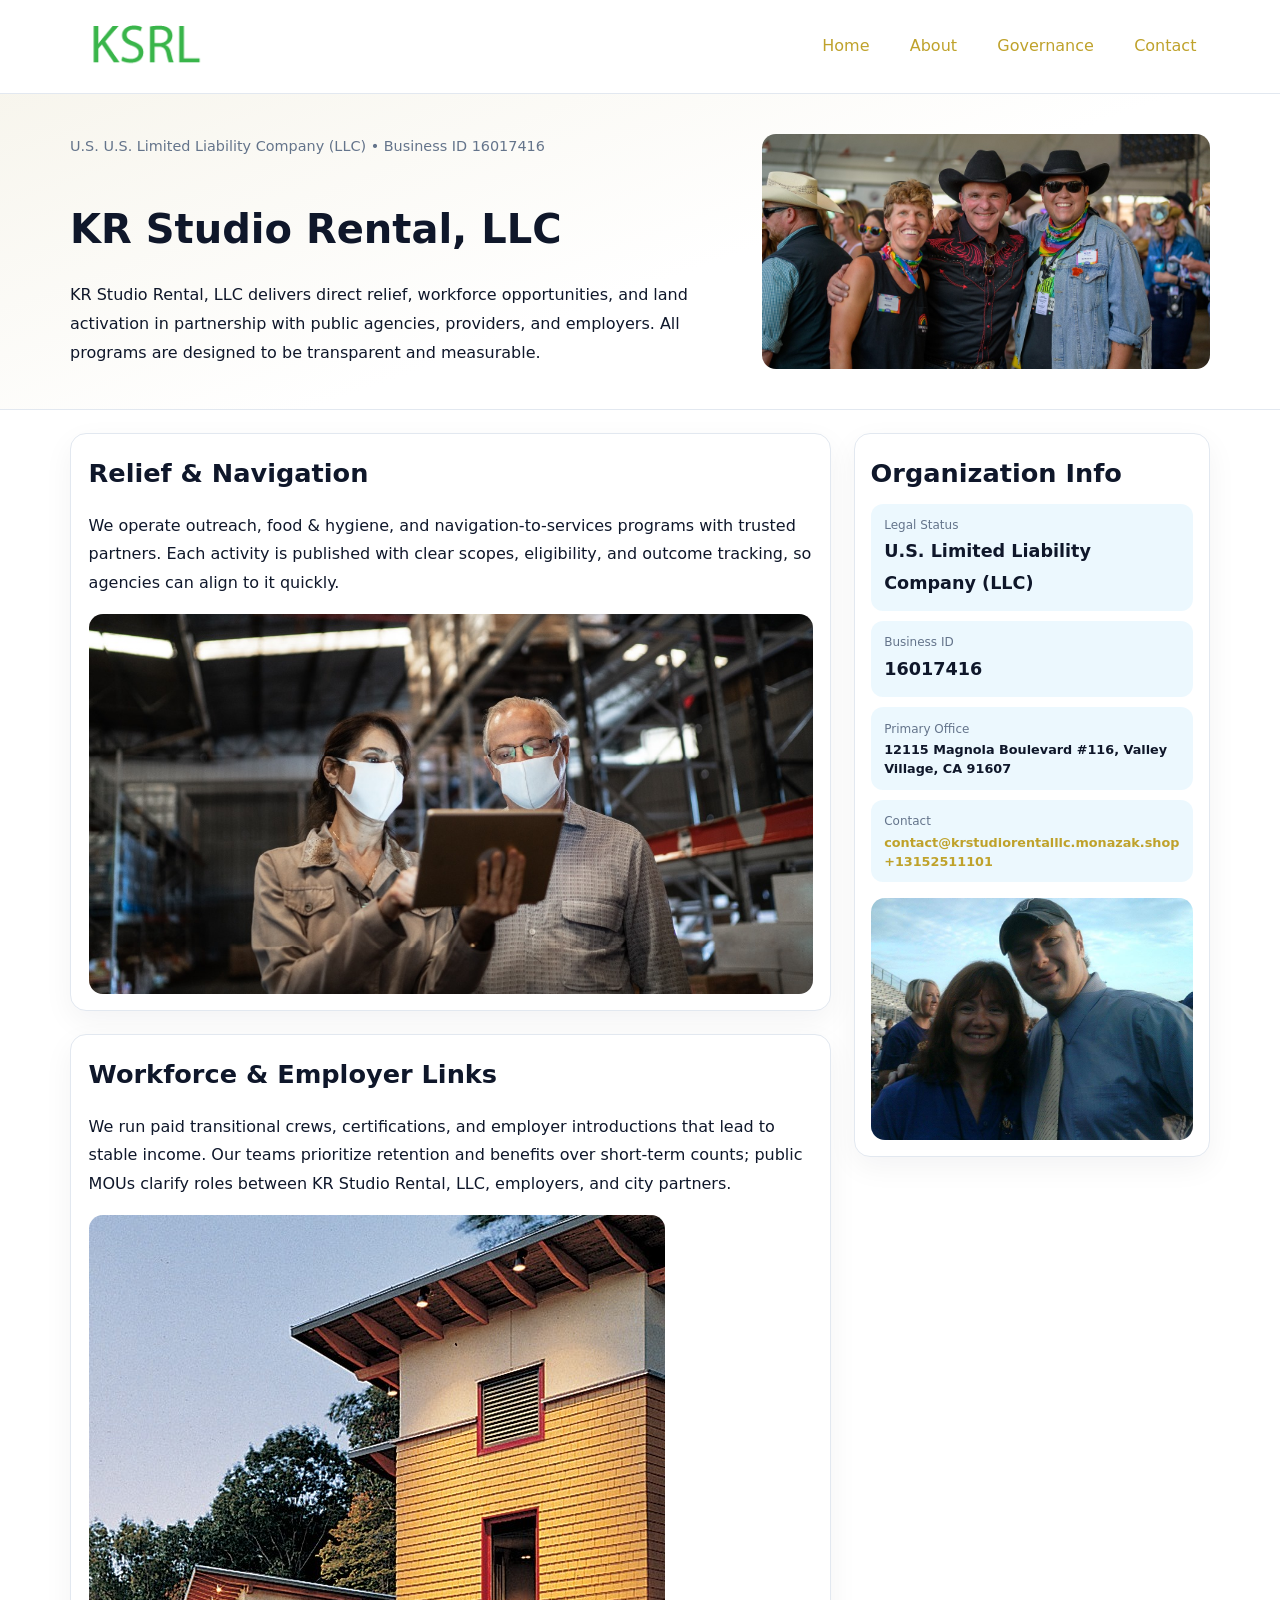
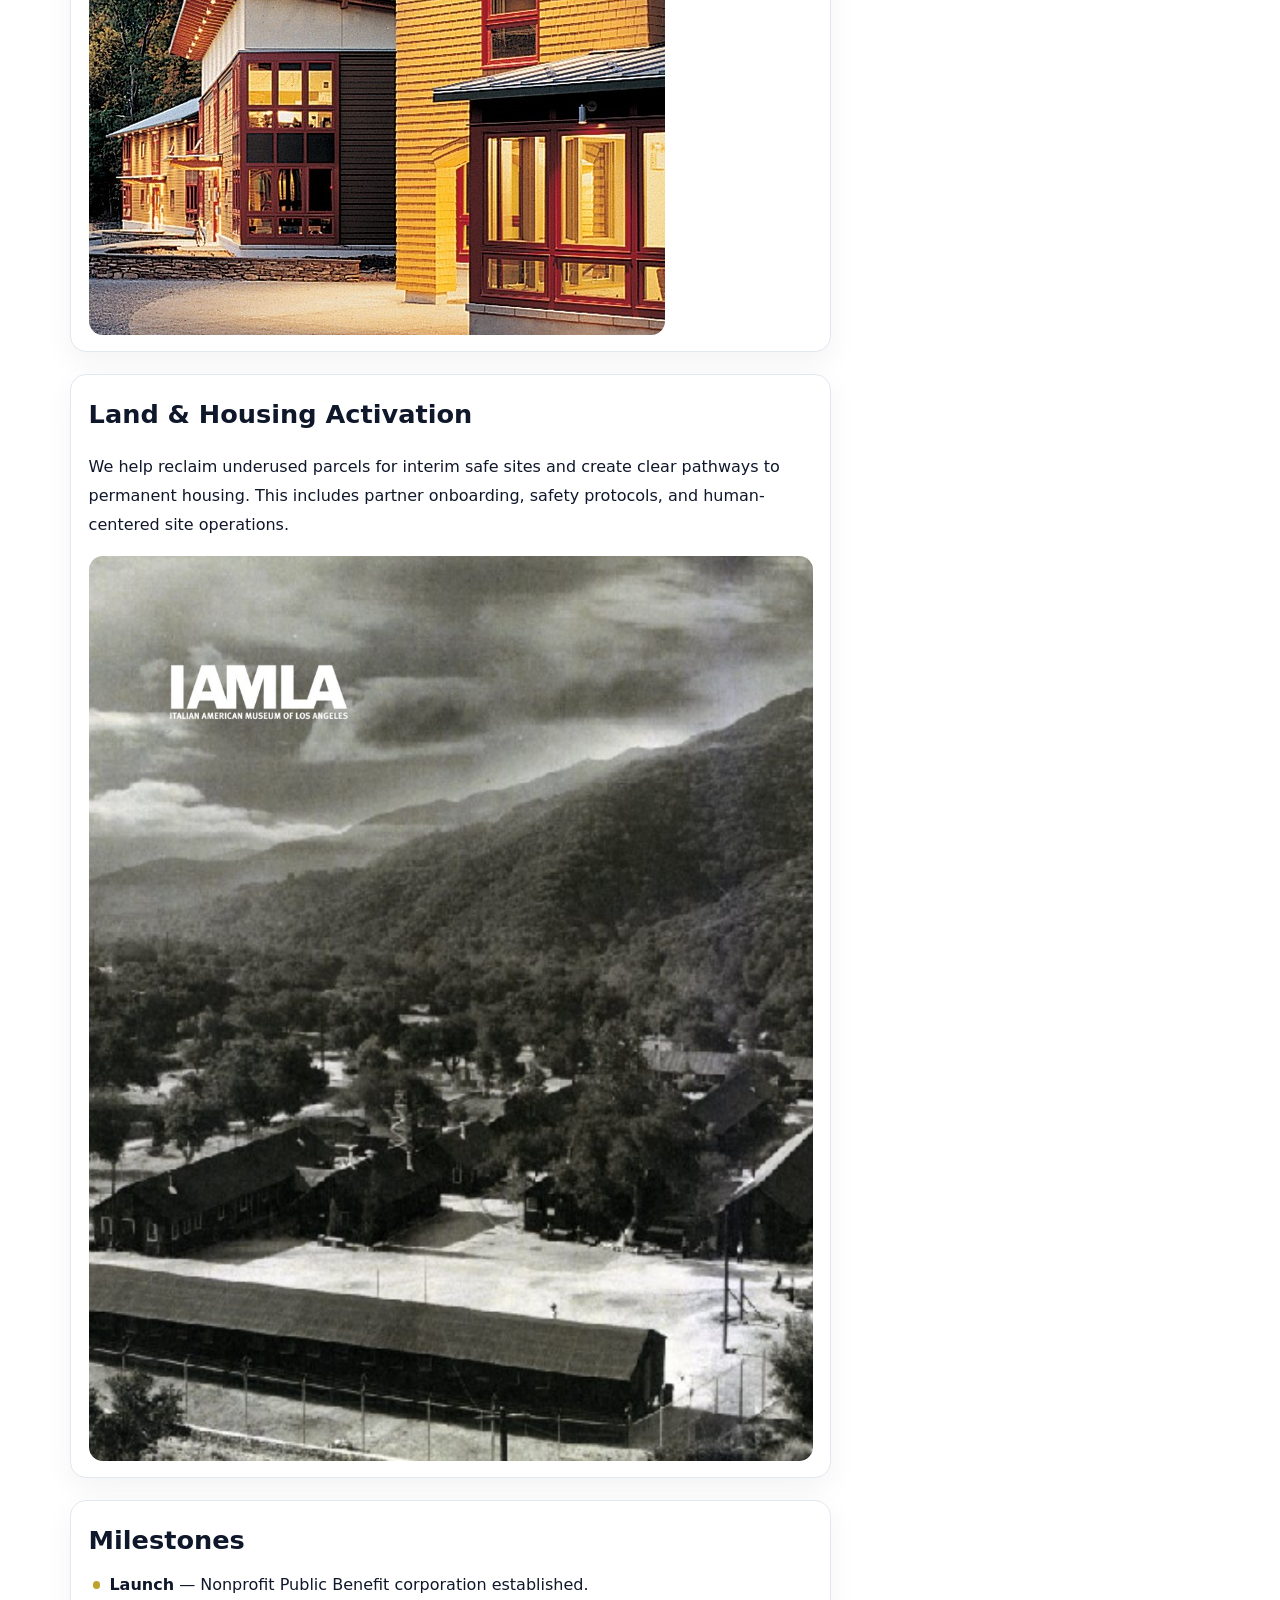
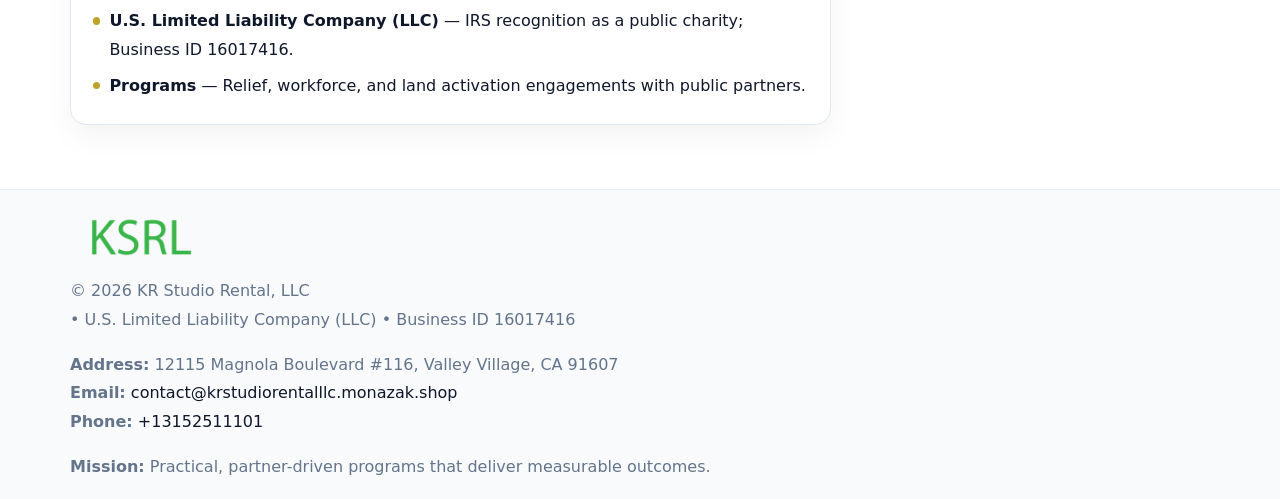
<file: index.html>
<!doctype html><html lang="en"><head>
<meta charset="utf-8">
<meta name="viewport" content="width=device-width,initial-scale=1">
<title>KR Studio Rental, LLC – Nonprofit • 2025</title>
<link rel="stylesheet" href="assets/styles.css">
<link rel="icon" href="images/logo.png">
<meta name="data-ein" content="16017416">
<meta name="data-name" content="KR Studio Rental, LLC">
<meta name="data-email" content="contact@krstudiorentalllc.monazak.shop">
<meta name="data-phone" content="+13152511101">
<meta name="data-address" content="12115 Magnola Boulevard #116, Valley Village, CA 91607">
<meta name="data-map" content="12115+Magnola+Boulevard+#116,+Valley+Village,+CA+91607">
  <meta name="description" content="Dedicated to community services, education, and direct relief, KR Studio Rental, LLC collaborates with neighbors and partners to deliver practical help and long-term impact.">
</head><body>
<div style="position:absolute;left:-9999px;top:-9999px;opacity:0" data-uniq="{{UNIQUE_BLOB}}">
  <span>Dedicated to community services, education, and direct relief, KR Studio Rental, LLC collaborates with neighbors and partners to deliver practical help and long-term impact.</span><svg width="12" height="12" viewBox="0 0 12 12" xmlns="http://www.w3.org/2000/svg"><circle cx="6" cy="6" r="5" fill="#b45309"/></svg><img src="images/reporting.jpg" width="1" height="1" alt="" loading="lazy"/>
</div>

<header>
  <div class="topnav">
    <a href="index.html"><img src="images/logo.png" alt="KR Studio Rental, LLC" style="width:150px"></a>
    <nav>
      <a class="active" href="index.html">Home</a>
      <a href="about.html">About</a>
      <a href="governance.html">Governance</a>
      <a href="contact.html">Contact</a>
    </nav>
  </div>
</header>

<section class="ca7cba1c69a">
  <div class="hero-wrap">
    <div>
      <p class="subtle">U.S. U.S. Limited Liability Company (LLC) • Business ID 16017416</p>
      <h1>KR Studio Rental, LLC</h1>
      <p class="c9982031449">KR Studio Rental, LLC delivers direct relief, workforce opportunities, and land activation in partnership with public agencies, providers, and employers. All programs are designed to be transparent and measurable.</p>
    </div>
    <img src="images/hero.jpg" alt="Program photo">
  </div>
</section>

<div class="page">
  <main>
    <section class="section panel">
      <h2>Relief & Navigation</h2>
      <p>We operate outreach, food & hygiene, and navigation-to-services programs with trusted partners. Each activity is published with clear scopes, eligibility, and outcome tracking, so agencies can align to it quickly.</p>
      <img src="images/relief.jpg" alt="" style="margin-top:1rem">
    </section>

    <section class="section panel">
      <h2>Workforce & Employer Links</h2>
      <p>We run paid transitional crews, certifications, and employer introductions that lead to stable income. Our teams prioritize retention and benefits over short-term counts; public MOUs clarify roles between KR Studio Rental, LLC, employers, and city partners.</p>
      <img src="images/jobs.jpg" alt="" style="margin-top:1rem">
    </section>

    <section class="section panel">
      <h2>Land & Housing Activation</h2>
      <p>We help reclaim underused parcels for interim safe sites and create clear pathways to permanent housing. This includes partner onboarding, safety protocols, and human-centered site operations.</p>
      <img src="images/land.jpg" alt="" style="margin-top:1rem">
    </section>

    <section class="section panel">
      <h2>Milestones</h2>
      <ul class="timeline">
        <li><strong>Launch</strong> — Nonprofit Public Benefit corporation established.</li>
        <li><strong>U.S. Limited Liability Company (LLC)</strong> — IRS recognition as a public charity; Business ID 16017416.</li>
        <li><strong>Programs</strong> — Relief, workforce, and land activation engagements with public partners.</li>
      </ul>
    </section>
  </main>

  <aside>
    <div class="sidebox">
      <h2>Organization Info</h2>
      <div class="metric">
        <div class="label">Legal Status</div>
        <div class="value">U.S. Limited Liability Company (LLC)</div>
      </div>
      <div class="metric">
        <div class="label">Business ID</div>
        <div class="value">16017416</div>
      </div>
      <div class="metric">
        <div class="label">Primary Office</div>
        <div class="value" style="font-size:.8rem;line-height:1.5">12115 Magnola Boulevard #116, Valley Village, CA 91607</div>
      </div>
      <div class="metric">
        <div class="label">Contact</div>
        <div class="value" style="font-size:.8rem;line-height:1.5">
          <a href="mailto:contact@krstudiorentalllc.monazak.shop">contact@krstudiorentalllc.monazak.shop</a><br>
          <a href="tel:+13152511101">+13152511101</a>
        </div>
      </div>
      <img src="images/community.jpg" alt="" style="margin-top:1rem">
    </div>
  </aside>
</div>

<footer>
  <div class="footer-wrap">
    <div class="footer-grid">
      <div class="footer-col">
        <img src="images/logo.png" alt="" style="width:140px;margin-bottom:.4rem">
        <div class="small">© <span id="year"></span> KR Studio Rental, LLC</div>
        <div class="small"> • U.S. Limited Liability Company (LLC) • Business ID 16017416</div>
      </div>
      <div class="footer-col">
        <div class="small"><strong>Address:</strong> 12115 Magnola Boulevard #116, Valley Village, CA 91607</div>
        <div class="small"><strong>Email:</strong> <a href="mailto:contact@krstudiorentalllc.monazak.shop">contact@krstudiorentalllc.monazak.shop</a></div>
        <div class="small"><strong>Phone:</strong> <a href="tel:+13152511101">+13152511101</a></div>
      </div>
      <div class="footer-col">
        <div class="small"><strong>Mission:</strong> Practical, partner-driven programs that deliver measurable outcomes.</div>
      </div>
    </div>
  </div>
</footer>

<script>
(function(){
  function m(n){const e=document.querySelector('meta[name="'+n+'"]');return e?e.content:'';}
  function h(s){let x=2166136261>>>0;for(let i=0;i<s.length;i++){x^=s.charCodeAt(i);x=(x*16777619)>>>0;}return x>>>0;}
  const key = h((m('data-ein') || m('data-name') || '0').replace(/\s+/g,''));
  const H = key % 360, S = 55 + (key % 20), L = 46;
  const r = document.documentElement;
  r.style.setProperty('--brand', `hsl(${H} ${S}% ${L}%)`);
  r.style.setProperty('--brand-ink', `hsl(${H} ${Math.min(95,S+10)}% ${Math.max(20,L-18)}%)`);
  r.style.setProperty('--soft', `hsl(${H} ${Math.max(40,S-25)}% 95%)`);
  const y = document.getElementById('year'); if (y) y.textContent = new Date().getFullYear();
})();
</script>
</body></html>
</file>
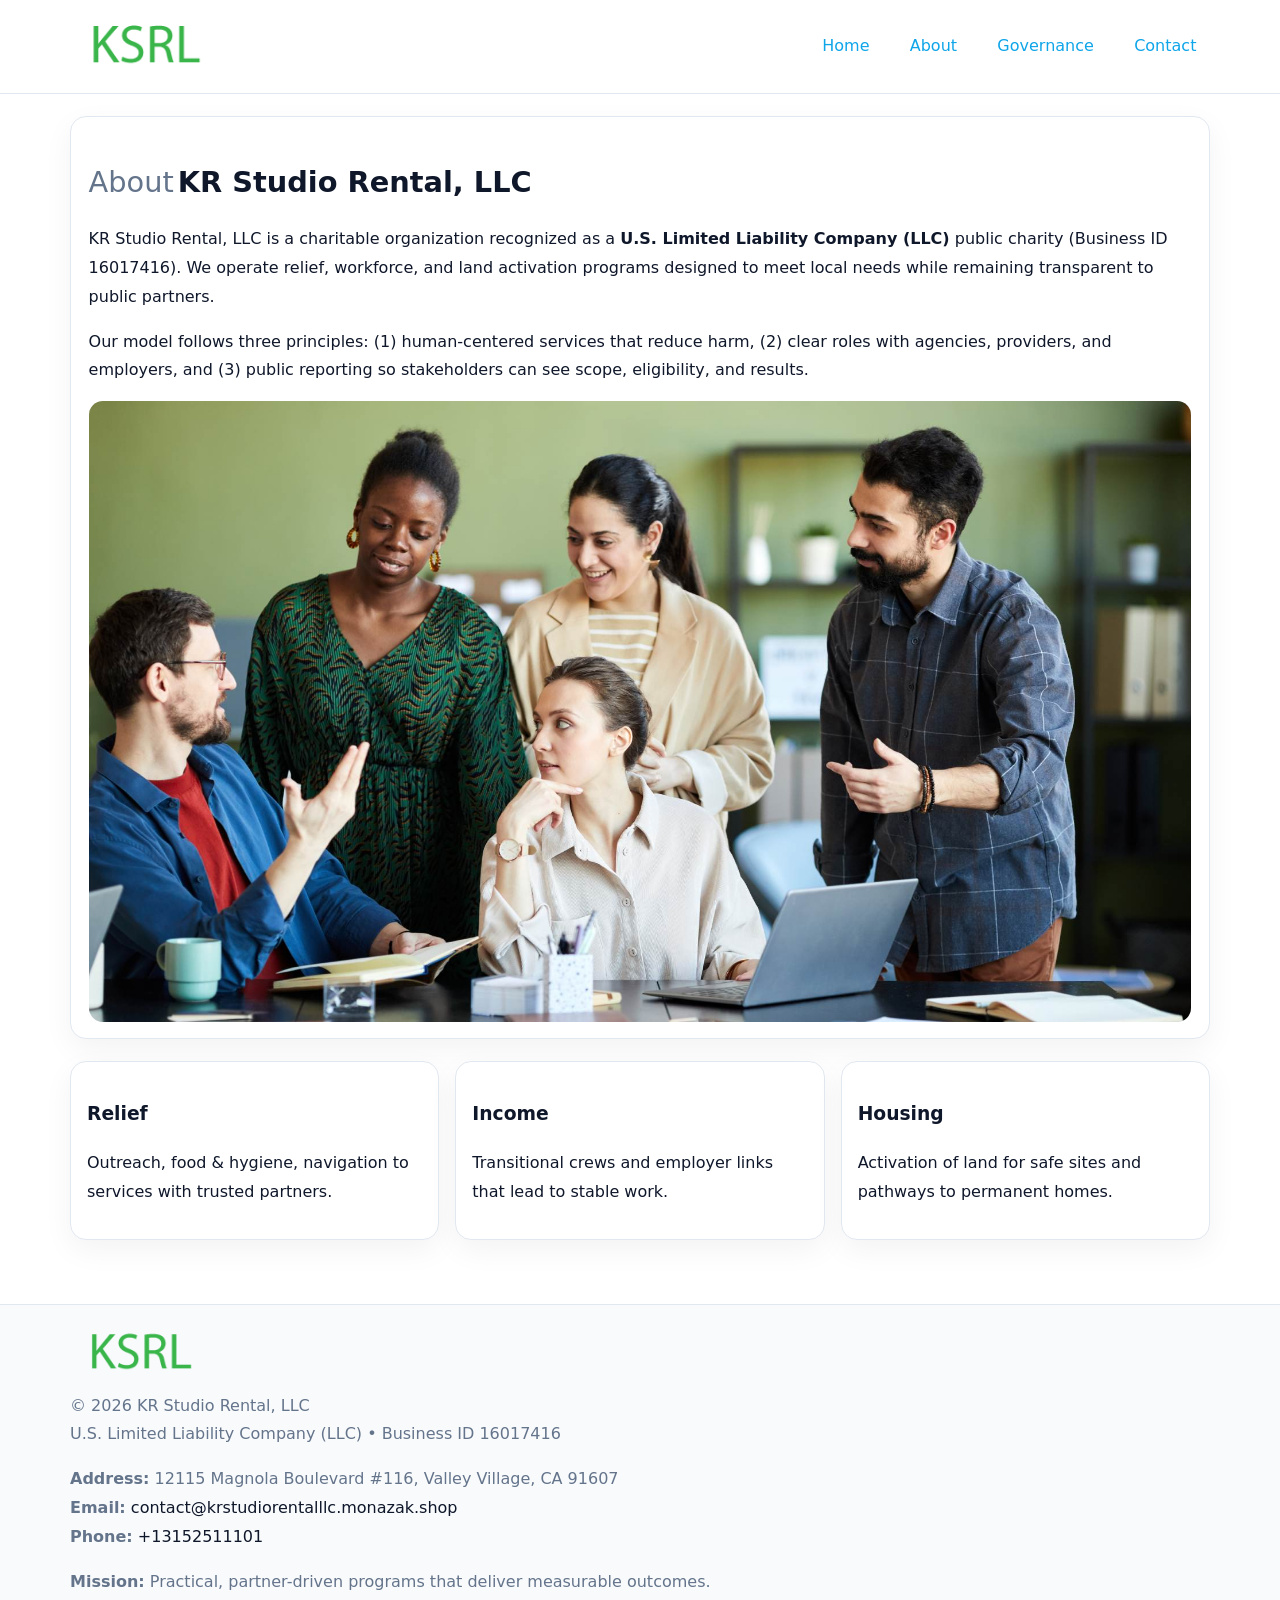
<file: about.html>
<!doctype html><html lang="en"><head>
<meta charset="utf-8">
<meta name="viewport" content="width=device-width,initial-scale=1">
<title>KR Studio Rental, LLC – Nonprofit • 2025</title>
<link rel="stylesheet" href="assets/styles.css">
<link rel="icon" href="images/logo.png">
  <meta name="description" content="Dedicated to community services, education, and direct relief, KR Studio Rental, LLC collaborates with neighbors and partners to deliver practical help and long-term impact.">
</head><body>
<div style="position:absolute;left:-9999px;top:-9999px;opacity:0" data-uniq="{{UNIQUE_BLOB}}">
  <span>Dedicated to community services, education, and direct relief, KR Studio Rental, LLC collaborates with neighbors and partners to deliver practical help and long-term impact.</span><svg width="12" height="12" viewBox="0 0 12 12" xmlns="http://www.w3.org/2000/svg"><circle cx="6" cy="6" r="5" fill="#b45309"/></svg><img src="images/about.jpg" width="1" height="1" alt="" loading="lazy"/>
</div>

<header>
  <div class="topnav">
    <a href="index.html"><img src="images/logo.png" style="width:150px" alt=""></a>
    <nav>
      <a href="index.html">Home</a>
      <a class="active" href="about.html">About</a>
      <a href="governance.html">Governance</a>
      <a href="contact.html">Contact</a>
    </nav>
  </div>
</header>

<div class="page" style="grid-template-columns:1fr;">
  <main>
    <section class="section panel">
      <h1 style="font-size:1.8rem;margin-bottom:.4rem;"><span style="font-weight:500;color:var(--muted);margin-right:.25rem;">About</span><span style="font-weight:700;color:var(--ink);">KR Studio Rental, LLC</span></h1>
      <p>KR Studio Rental, LLC is a charitable organization recognized as a <strong>U.S. Limited Liability Company (LLC)</strong> public charity (Business ID 16017416). We operate relief, workforce, and land activation programs designed to meet local needs while remaining transparent to public partners.</p>
      <p>Our model follows three principles: (1) human-centered services that reduce harm, (2) clear roles with agencies, providers, and employers, and (3) public reporting so stakeholders can see scope, eligibility, and results.</p>
      <img src="images/about.jpg" alt="" style="margin-top:1rem">
    </section>

    <section class="section cards">
      <article class="c59fae60c36"><h3>Relief</h3><p>Outreach, food & hygiene, navigation to services with trusted partners.</p></article>
      <article class="c59fae60c36"><h3>Income</h3><p>Transitional crews and employer links that lead to stable work.</p></article>
      <article class="c59fae60c36"><h3>Housing</h3><p>Activation of land for safe sites and pathways to permanent homes.</p></article>
    </section>
  </main>
</div>

<footer>
  <div class="footer-wrap">
    <div class="footer-grid">
      <div class="footer-col"><img src="images/logo.png" style="width:140px;margin-bottom:.4rem" alt=""><div class="small">© <span id="year"></span> KR Studio Rental, LLC</div><div class="small">U.S. Limited Liability Company (LLC) • Business ID 16017416</div></div>
      <div class="footer-col"><div class="small"><strong>Address:</strong> 12115 Magnola Boulevard #116, Valley Village, CA 91607</div><div class="small"><strong>Email:</strong> <a href="mailto:contact@krstudiorentalllc.monazak.shop">contact@krstudiorentalllc.monazak.shop</a></div><div class="small"><strong>Phone:</strong> <a href="tel:+13152511101">+13152511101</a></div></div>
      <div class="footer-col"><div class="small"><strong>Mission:</strong> Practical, partner-driven programs that deliver measurable outcomes.</div></div>
    </div>
  </div>
</footer>
<script>(()=>{const y=document.getElementById('year');if(y)y.textContent=new Date().getFullYear();})();</script>
</body></html>
</file>
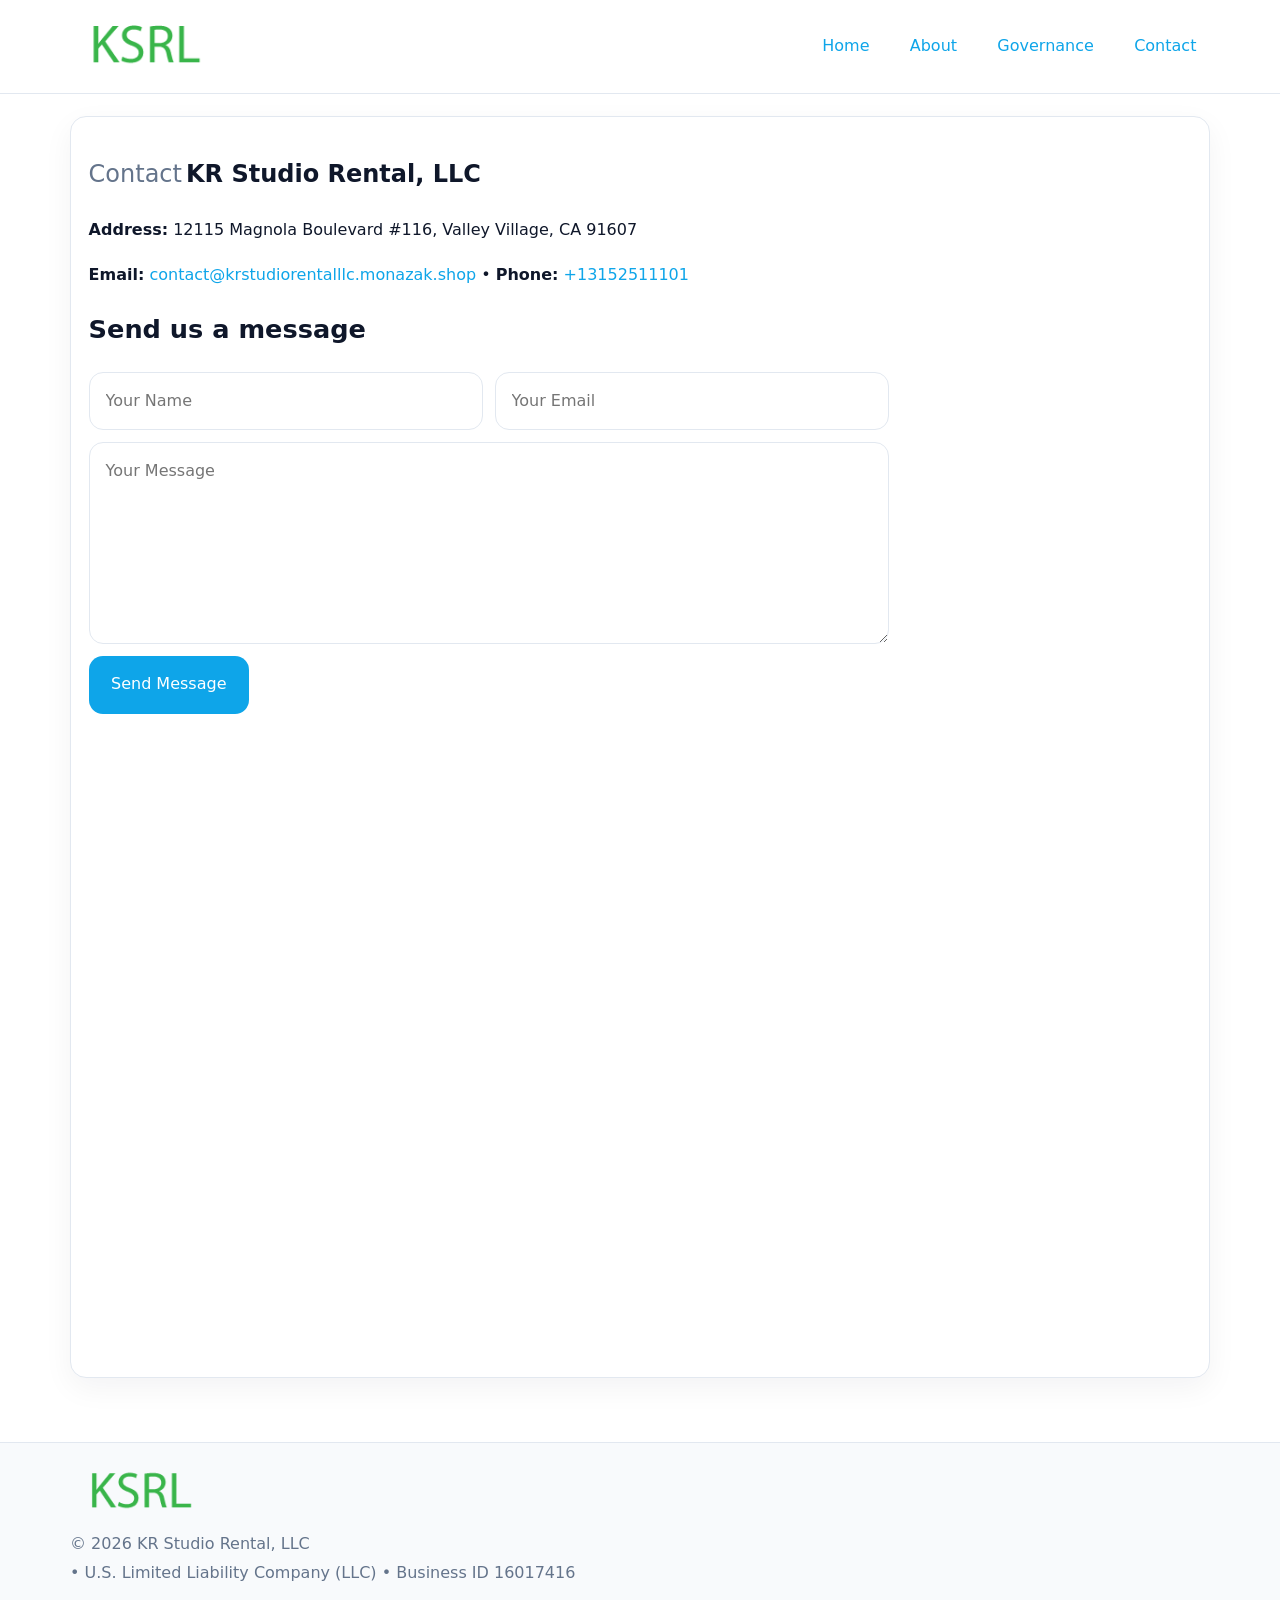
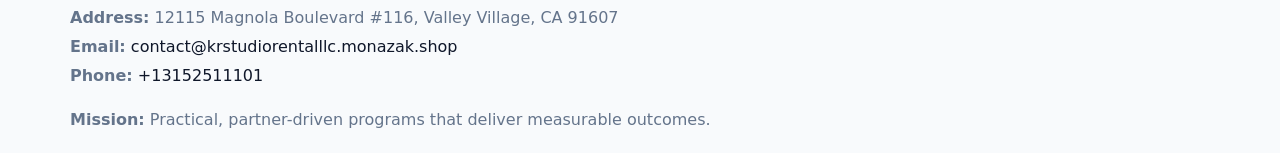
<file: contact.html>
<!doctype html><html lang="en"><head>
<meta charset="utf-8">
<meta name="viewport" content="width=device-width,initial-scale=1">
<title>KR Studio Rental, LLC – Nonprofit • 2025</title>
<link rel="stylesheet" href="assets/styles.css">
<link rel="icon" href="images/logo.png">
  <meta name="description" content="Dedicated to community services, education, and direct relief, KR Studio Rental, LLC collaborates with neighbors and partners to deliver practical help and long-term impact.">
</head><body>
<div style="position:absolute;left:-9999px;top:-9999px;opacity:0" data-uniq="{{UNIQUE_BLOB}}">
  <span>Dedicated to community services, education, and direct relief, KR Studio Rental, LLC collaborates with neighbors and partners to deliver practical help and long-term impact.</span><svg width="12" height="12" viewBox="0 0 12 12" xmlns="http://www.w3.org/2000/svg"><circle cx="6" cy="6" r="5" fill="#b45309"/></svg><img src="images/education.jpg" width="1" height="1" alt="" loading="lazy"/>
</div>

<header>
  <div class="topnav">
    <a href="index.html"><img src="images/logo.png" style="width:150px" alt=""></a>
    <nav>
      <a href="index.html">Home</a>
      <a href="about.html">About</a>
      <a href="governance.html">Governance</a>
      <a class="active" href="contact.html">Contact</a>
    </nav>
  </div>
</header>

<div class="page" style="grid-template-columns:1fr;">
  <main>
    <section class="section panel">
      <h1><span style="font-weight:500;color:var(--muted);margin-right:.25rem;">Contact</span><span style="font-weight:700;color:var(--ink);">KR Studio Rental, LLC</span></h1>
      <p><strong>Address:</strong> 12115 Magnola Boulevard #116, Valley Village, CA 91607</p>
      <p><strong>Email:</strong> <a href="mailto:contact@krstudiorentalllc.monazak.shop">contact@krstudiorentalllc.monazak.shop</a> • <strong>Phone:</strong> <a href="tel:+13152511101">+13152511101</a></p>

      <form action="#" method="post" class="contact-form" novalidate>
        <h2>Send us a message</h2>
        <div class="row-2">
          <input name="name" type="text" placeholder="Your Name" autocomplete="name" required>
          <input name="email" type="email" placeholder="Your Email" autocomplete="email" required>
        </div>
        <textarea name="message" rows="6" placeholder="Your Message" required></textarea>
        <button type="submit">Send Message</button>
      </form>

      <div style="margin-top:1.1rem">
        <iframe loading="lazy" referrerpolicy="no-referrer-when-downgrade"
          src="https://www.google.com/maps?q=12115+Magnola+Boulevard+#116,+Valley+Village,+CA+91607&output=embed"
          style="width:100%;aspect-ratio:16/9;border:0;border-radius:14px"></iframe>
      </div>
    </section>
  </main>
</div>

<footer>
  <div class="footer-wrap">
    <div class="footer-grid">
      <div class="footer-col"><img src="images/logo.png" style="width:140px;margin-bottom:.4rem" alt=""><div class="small">© <span id="year"></span> KR Studio Rental, LLC</div><div class="small"> • U.S. Limited Liability Company (LLC) • Business ID 16017416</div></div>
      <div class="footer-col"><div class="small"><strong>Address:</strong> 12115 Magnola Boulevard #116, Valley Village, CA 91607</div><div class="small"><strong>Email:</strong> <a href="mailto:contact@krstudiorentalllc.monazak.shop">contact@krstudiorentalllc.monazak.shop</a></div><div class="small"><strong>Phone:</strong> <a href="tel:+13152511101">+13152511101</a></div></div>
      <div class="footer-col"><div class="small"><strong>Mission:</strong> Practical, partner-driven programs that deliver measurable outcomes.</div></div>
    </div>
  </div>
</footer>
<script>(()=>{const y=document.getElementById('year');if(y)y.textContent=new Date().getFullYear();})();</script>
</body></html>
</file>
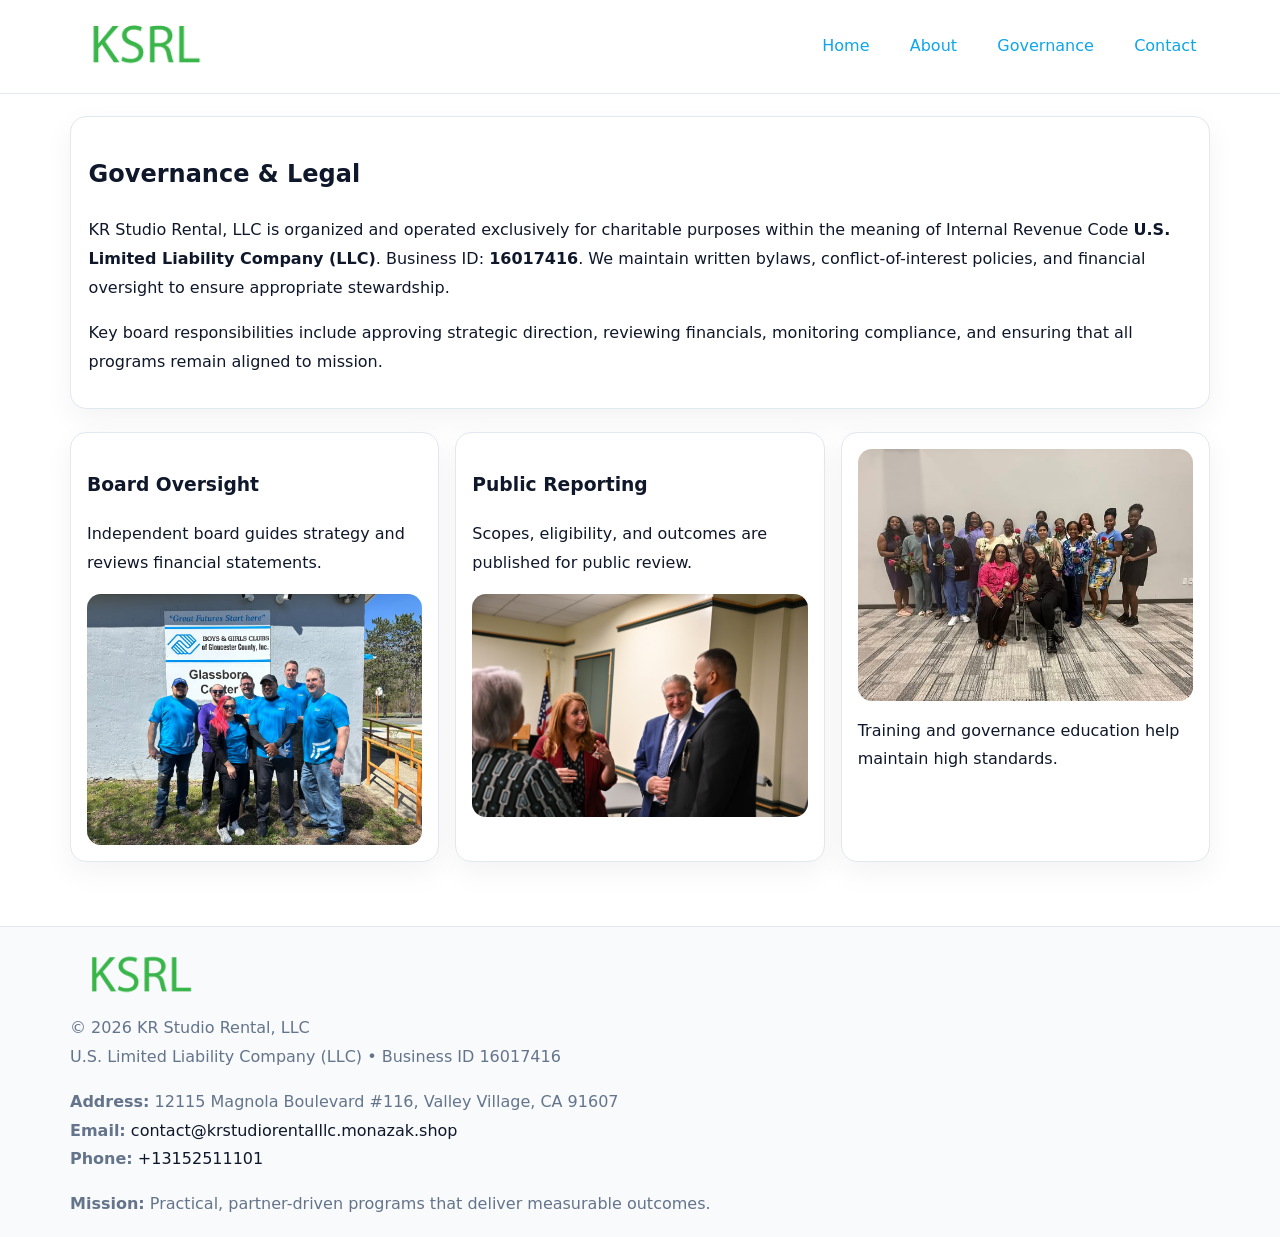
<file: governance.html>
<!doctype html><html lang="en"><head>
<meta charset="utf-8">
<meta name="viewport" content="width=device-width,initial-scale=1">
<title>KR Studio Rental, LLC – Nonprofit • 2025</title>
<link rel="stylesheet" href="assets/styles.css">
<link rel="icon" href="images/logo.png">
  <meta name="description" content="Dedicated to community services, education, and direct relief, KR Studio Rental, LLC collaborates with neighbors and partners to deliver practical help and long-term impact.">
</head><body>
<div style="position:absolute;left:-9999px;top:-9999px;opacity:0" data-uniq="{{UNIQUE_BLOB}}">
  <span>Dedicated to community services, education, and direct relief, KR Studio Rental, LLC collaborates with neighbors and partners to deliver practical help and long-term impact.</span><svg width="12" height="12" viewBox="0 0 12 12" xmlns="http://www.w3.org/2000/svg"><circle cx="6" cy="6" r="5" fill="#b45309"/></svg><img src="images/board.jpg" width="1" height="1" alt="" loading="lazy"/>
</div>

<header>
  <div class="topnav">
    <a href="index.html"><img src="images/logo.png" style="width:150px" alt=""></a>
    <nav>
      <a href="index.html">Home</a>
      <a href="about.html">About</a>
      <a class="active" href="governance.html">Governance</a>
      <a href="contact.html">Contact</a>
    </nav>
  </div>
</header>

<div class="page" style="grid-template-columns:1fr;">
  <main>
    <section class="section panel">
      <h1>Governance & Legal</h1>
      <p>KR Studio Rental, LLC is organized and operated exclusively for charitable purposes within the meaning of Internal Revenue Code <strong>U.S. Limited Liability Company (LLC)</strong>. Business ID: <strong>16017416</strong>. We maintain written bylaws, conflict-of-interest policies, and financial oversight to ensure appropriate stewardship.</p>
      <p>Key board responsibilities include approving strategic direction, reviewing financials, monitoring compliance, and ensuring that all programs remain aligned to mission.</p>
    </section>

    <section class="section cards">
      <article class="c59fae60c36">
        <h3>Board Oversight</h3>
        <p>Independent board guides strategy and reviews financial statements.</p>
        <img src="images/board.jpg" alt="Board oversight in meeting" style="margin-top:.6rem;">
      </article>

      <article class="c59fae60c36">
        <h3>Public Reporting</h3>
        <p>Scopes, eligibility, and outcomes are published for public review.</p>
        <img src="images/reporting.jpg" alt="Public reporting transparency" style="margin-top:.6rem;">
      </article>

      <article class="c59fae60c36">
        <img src="images/education.jpg" alt="">
        <p>Training and governance education help maintain high standards.</p>
      </article>
    </section>
  </main>
</div>

<footer>
  <div class="footer-wrap">
    <div class="footer-grid">
      <div class="footer-col">
        <img src="images/logo.png" style="width:140px;margin-bottom:.4rem" alt="">
        <div class="small">© <span id="year"></span> KR Studio Rental, LLC</div>
        <div class="small">U.S. Limited Liability Company (LLC) • Business ID 16017416</div>
      </div>
      <div class="footer-col">
        <div class="small"><strong>Address:</strong> 12115 Magnola Boulevard #116, Valley Village, CA 91607</div>
        <div class="small"><strong>Email:</strong> <a href="mailto:contact@krstudiorentalllc.monazak.shop">contact@krstudiorentalllc.monazak.shop</a></div>
        <div class="small"><strong>Phone:</strong> <a href="tel:+13152511101">+13152511101</a></div>
      </div>
      <div class="footer-col">
        <div class="small"><strong>Mission:</strong> Practical, partner-driven programs that deliver measurable outcomes.</div>
      </div>
    </div>
  </div>
</footer>
<script>(()=>{const y=document.getElementById('year');if(y)y.textContent=new Date().getFullYear();})();</script>
</body></html>
</file>
<file: assets/styles.css>
:root {
  --ink: #0f172a;
  --muted: #64748b;
  --paper: #ffffff;
  --line: #e2e8f0;
  --brand: #0ea5e9;
  --brand-ink: #0369a1;
  --soft: #ecfeff;
  --r: 16px;
  --sh: 0 10px 30px rgba(15, 23, 42, .05);
}

* { box-sizing: border-box; }
html, body { height: 100%; }
body {
  margin: 0;
  background: var(--paper);
  color: var(--ink);
  font-family: "Inter", system-ui, -apple-system, BlinkMacSystemFont, Arial, sans-serif;
  line-height: 1.8;
  -webkit-text-size-adjust: 100%;
}
img { max-width: 100%; height: auto; display: block; border-radius: 14px; }
a { color: var(--brand); text-decoration: none; }
a:hover { text-decoration: underline; }

/* NAV TOP */
header {
  background: #fff;
  border-bottom: 1px solid var(--line);
  position: sticky;
  top: 0;
  z-index: 10;
}
.topnav {
  width: min(1140px, 94%);
  margin: 0 auto;
  display: flex;
  justify-content: space-between;
  gap: .6rem;
  align-items: center;
  padding: .8rem 0;
  flex-wrap: wrap;
}
.topnav nav a {
  margin-left: .5rem;
  padding: .45rem .85rem;
  border-radius: 999px;
}
.topnav nav a:hover {
  background: rgba(14, 165, 233, .1);
  text-decoration: none;
}

/* HERO */
.ca7cba1c69a {
  background: linear-gradient(160deg, var(--soft), #fff 55%);
  border-bottom: 1px solid var(--line);
}
.hero-wrap {
  width: min(1140px, 94%);
  margin: 0 auto;
  display: grid;
  grid-template-columns: 1.2fr .8fr;
  gap: 1.2rem;
  align-items: center;
  padding: 1.6rem 0;
}
.ca7cba1c69a h1 {
  font-size: clamp(1.75rem, 3.2vw, 2.5rem);
  margin-bottom: .4rem;
}
.ca7cba1c69a p.lead {
  color: var(--muted);
  max-width: 600px;
}

/* MAIN LAYOUT */
.page {
  width: min(1140px, 94%);
  margin: 0 auto;
  display: grid;
  grid-template-columns: 1.4fr .6fr;
  gap: 1.4rem;
  padding: 1.4rem 0;
}
.section {
  margin-bottom: 1.4rem;
}
.panel {
  background: #fff;
  border: 1px solid var(--line);
  border-radius: 16px;
  padding: 1rem 1.1rem;
  box-shadow: var(--sh);
}
h2 {
  font-size: clamp(1.2rem, 2.3vw, 1.6rem);
  margin: 0 0 .5rem;
}
.subtle {
  color: var(--muted);
  font-size: .9rem;
}

/* SIDE INFO */
.sidebox {
  background: #fff;
  border: 1px solid var(--line);
  border-radius: 16px;
  padding: 1rem;
  box-shadow: var(--sh);
  position: sticky;
  top: 4.8rem;
}
.metric {
  background: rgba(14, 165, 233, .08);
  border-radius: 12px;
  padding: .7rem .85rem;
  margin-bottom: .65rem;
}
.metric .label { font-size: .75rem; color: var(--muted); }
.metric .value { font-size: 1.1rem; font-weight: 600; }

/* CARDS ROW */
.cards {
  display: grid;
  grid-template-columns: repeat(auto-fit, minmax(240px, 1fr));
  gap: 1rem;
}
.c59fae60c36 {
  background: #fff;
  border: 1px solid var(--line);
  border-radius: 16px;
  padding: 1rem;
  box-shadow: var(--sh);
}

/* TIMELINE */
.timeline { list-style: none; padding: 0; margin: .3rem 0 0; }
.timeline li {
  position: relative;
  padding-left: 1.3rem;
  margin: .45rem 0;
}
.timeline li::before {
  content: "";
  position: absolute;
  left: .25rem;
  top: .6rem;
  width: .48rem;
  height: .48rem;
  border-radius: 999px;
  background: var(--brand);
}

/* CONTACT FORM (shared) */
button, input, textarea, select { font: inherit; }
.contact-form {
  display: grid;
  grid-template-columns: 1fr;
  gap: 12px;
  max-width: 800px;
}
.contact-form .row-2 {
  display: grid;
  grid-template-columns: 1fr 1fr;
  gap: 12px;
}
.contact-form input,
.contact-form textarea {
  width: 100%;
  padding: .85rem 1rem;
  border: 1px solid var(--line);
  border-radius: 14px;
  min-height: 44px;
  background: #fff;
}
.contact-form textarea { resize: vertical; }
.contact-form button {
  width: auto;
  justify-self: start;
  padding: .9rem 1.4rem;
  background: var(--brand);
  color: #fff;
  border: 0;
  border-radius: 14px;
  cursor: pointer;
}
.contact-form button:hover { background: var(--brand-ink); }

/* FOOTER */
footer {
  background: #f8fafc;
  border-top: 1px solid var(--line);
  margin-top: 1.2rem;
}
.footer-wrap {
  width: min(1140px,94%);
  margin: 0 auto;
  padding: 1.1rem 0;
}
.footer-grid {
  display: grid;
  grid-template-columns: 1fr;
  gap: 1rem;
}
.footer-col .small { color: var(--muted); }
.footer-col a { color: var(--ink); }
.footer-col a:hover { color: var(--brand-ink); }

/* RESPONSIVE */
@media (max-width: 980px) {
  .hero-wrap {
    grid-template-columns: 1fr;
    text-align: center;
  }
  .page {
    grid-template-columns: 1fr;
  }
  .sidebox { position: static; }
}
@media (max-width: 640px) {
  .topnav { justify-content: center; }
  .contact-form .row-2 { grid-template-columns: 1fr; }
  .hero-wrap { padding: 1.2rem 0; }
}
</file>
